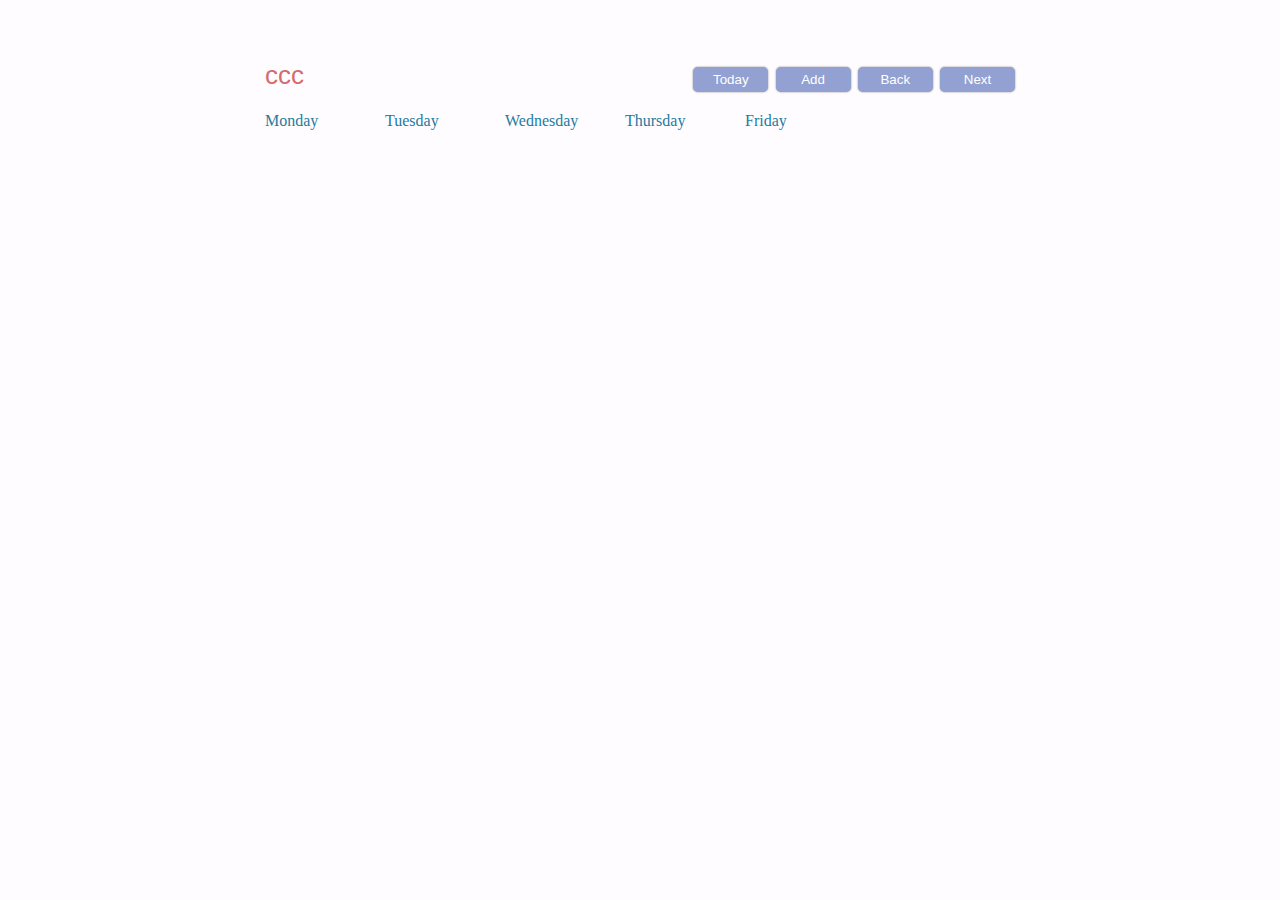
<file: index.html>
<!DOCTYPE html>
<html lang="en">
  <head>
    <meta charset="UTF-8" />
    <meta http-equiv="X-UA-Compatible" content="IE=edge" />
    <meta name="viewport" content="width=device-width, initial-scale=1.0" />
    <link rel="stylesheet" href="style.css" />
  </head>
  <body>
    <div id="container">
      <div id="header">
        <div id="weekDisplay">ccc</div>
        <!-- <div id=" monthDisplay"></div> -->
        <div>
          <button id="todayButton">Today</button>
          <button id="addButton">Add</button>
          <button id="backButton">Back</button>
          <button id="nextButton">Next</button>
        </div>
      </div>

      <div id="weekdays">
        <!-- <div>Sunday</div> -->
        <div>Monday</div>
        <div>Tuesday</div>
        <div>Wednesday</div>
        <div>Thursday</div>
        <div>Friday</div>
        <!-- <div>Saturday</div> -->
      </div>

      <div id="calendar"></div>
    </div>

    <div id="newEventModal">
      <h2>new Event</h2>
      <input id="eventTitleInput" placeholder="Event title" />
      <input id="eventDateInput" placeholder="date in format month/day/year" />
      <input id="eventStartTimeInput" placeholder="start time" />
      <input id="eventEndTimeInput" placeholder="end time" />

      <button id="saveButton">Save</button>
      <button id="cancelButton">Cancel</button>
    </div>

    <div id="deleteEventModal">
      <h2>Event</h2>

      <p id="eventText"></p>
      <button id="deleteButton">Delete</button>
      <button id="closeButton">Close</button>
    </div>

    <div id="modalBackDrop"></div>

    <script src="script.js"></script>
  </body>
</html>
</file>
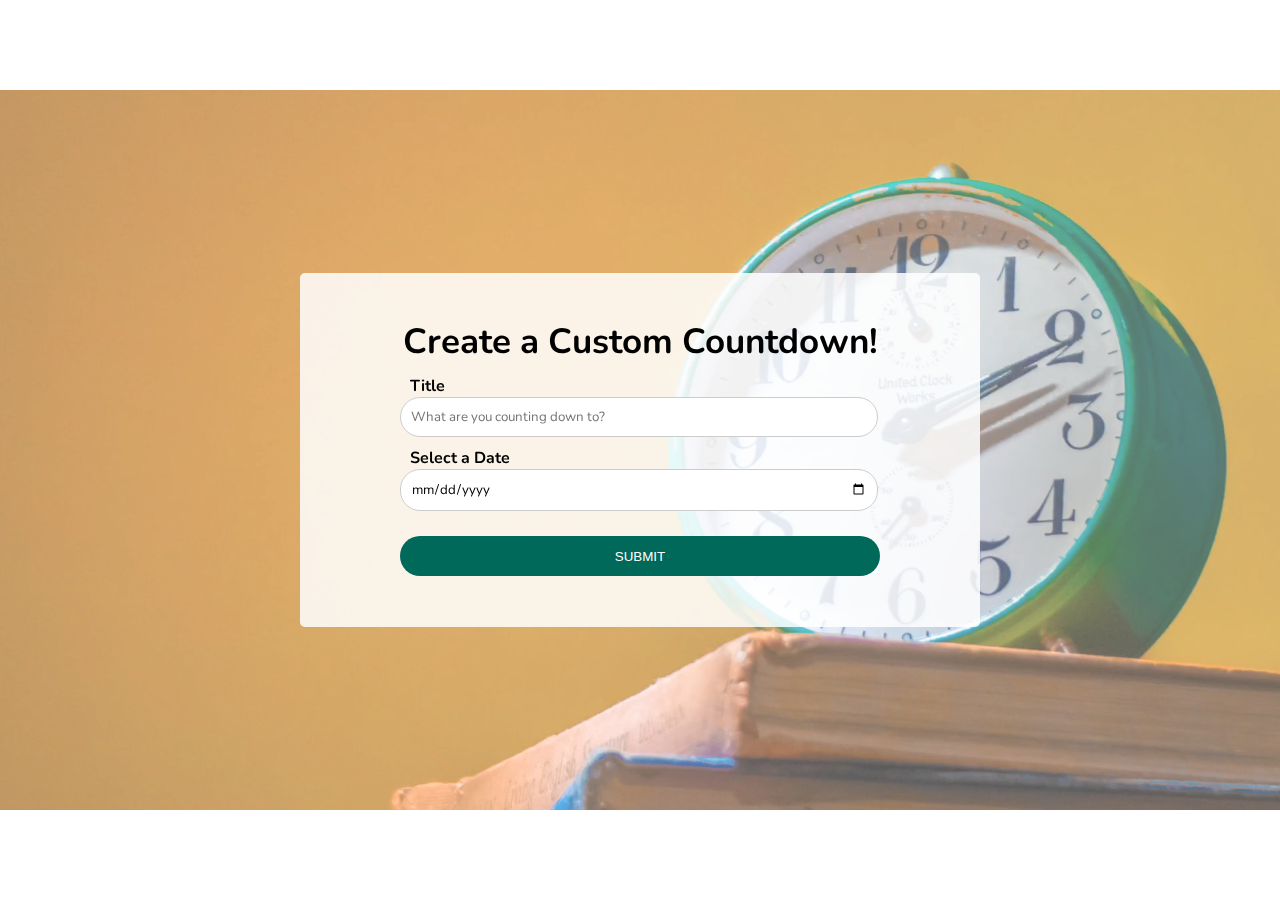
<file: Documents/github/-countdown/index.html>
<!DOCTYPE html>
<html lang="en">
  <head>
    <meta charset="UTF-8" />
    <meta name="viewport" content="width=device-width, initial-scale=1.0" />
    <title>Custom Countdown</title>
    <link rel="preconnect" href="https://fonts.googleapis.com" />
    <link rel="preconnect" href="https://fonts.gstatic.com" crossorigin />
    <link
      href="https://fonts.googleapis.com/css2?family=Nunito&display=swap"
      rel="stylesheet"
    />
    <link rel="icon" type="image/png" href="favicon.png" />
    <link rel="stylesheet" href="style.css" />
  </head>
  <body>
    <!-- Video Background -->
    <video class="video-background" id="video-background" loop muted autoplay>
      <source src="time.mp4" />
    </video>
    <div class="video-overlay"></div>
    <!-- Container -->
    <div class="container">
      <!-- Input -->
      <div class="input-container" id="input-container">
        <h1>Create a Custom Countdown!</h1>
        <form class="form" id="countdownForm">
          <label for="title">Title</label>
          <input
            type="text"
            id="title"
            placeholder="What are you counting down to?"
          />
          <label for="date-picker">Select a Date</label>
          <input type="date" id="date-picker" />
          <button type="submit">Submit</button>
        </form>
      </div>
      <!-- Countdown -->
      <div class="countdown" id="countdown" hidden>
        <h1 id="countdown-title"></h1>
        <ul>
          <li><span></span>Days</li>
          <li><span></span>Hours</li>
          <li><span></span>Minutes</li>
          <li><span></span>Seconds</li>
        </ul>
        <button id="countdown-button">RESET</button>
      </div>
      <!-- Complete -->
      <div class="complete" id="complete" hidden>
        <h1 class="complete-title">Countdown Complete!</h1>
        <h1 id="complete-info"></h1>
        <button id="complete-button">NEW COUNTDOWN</button>
      </div>
    </div>
    <!-- Script -->
    <script src="script.js"></script>
  </body>
</html>
</file>
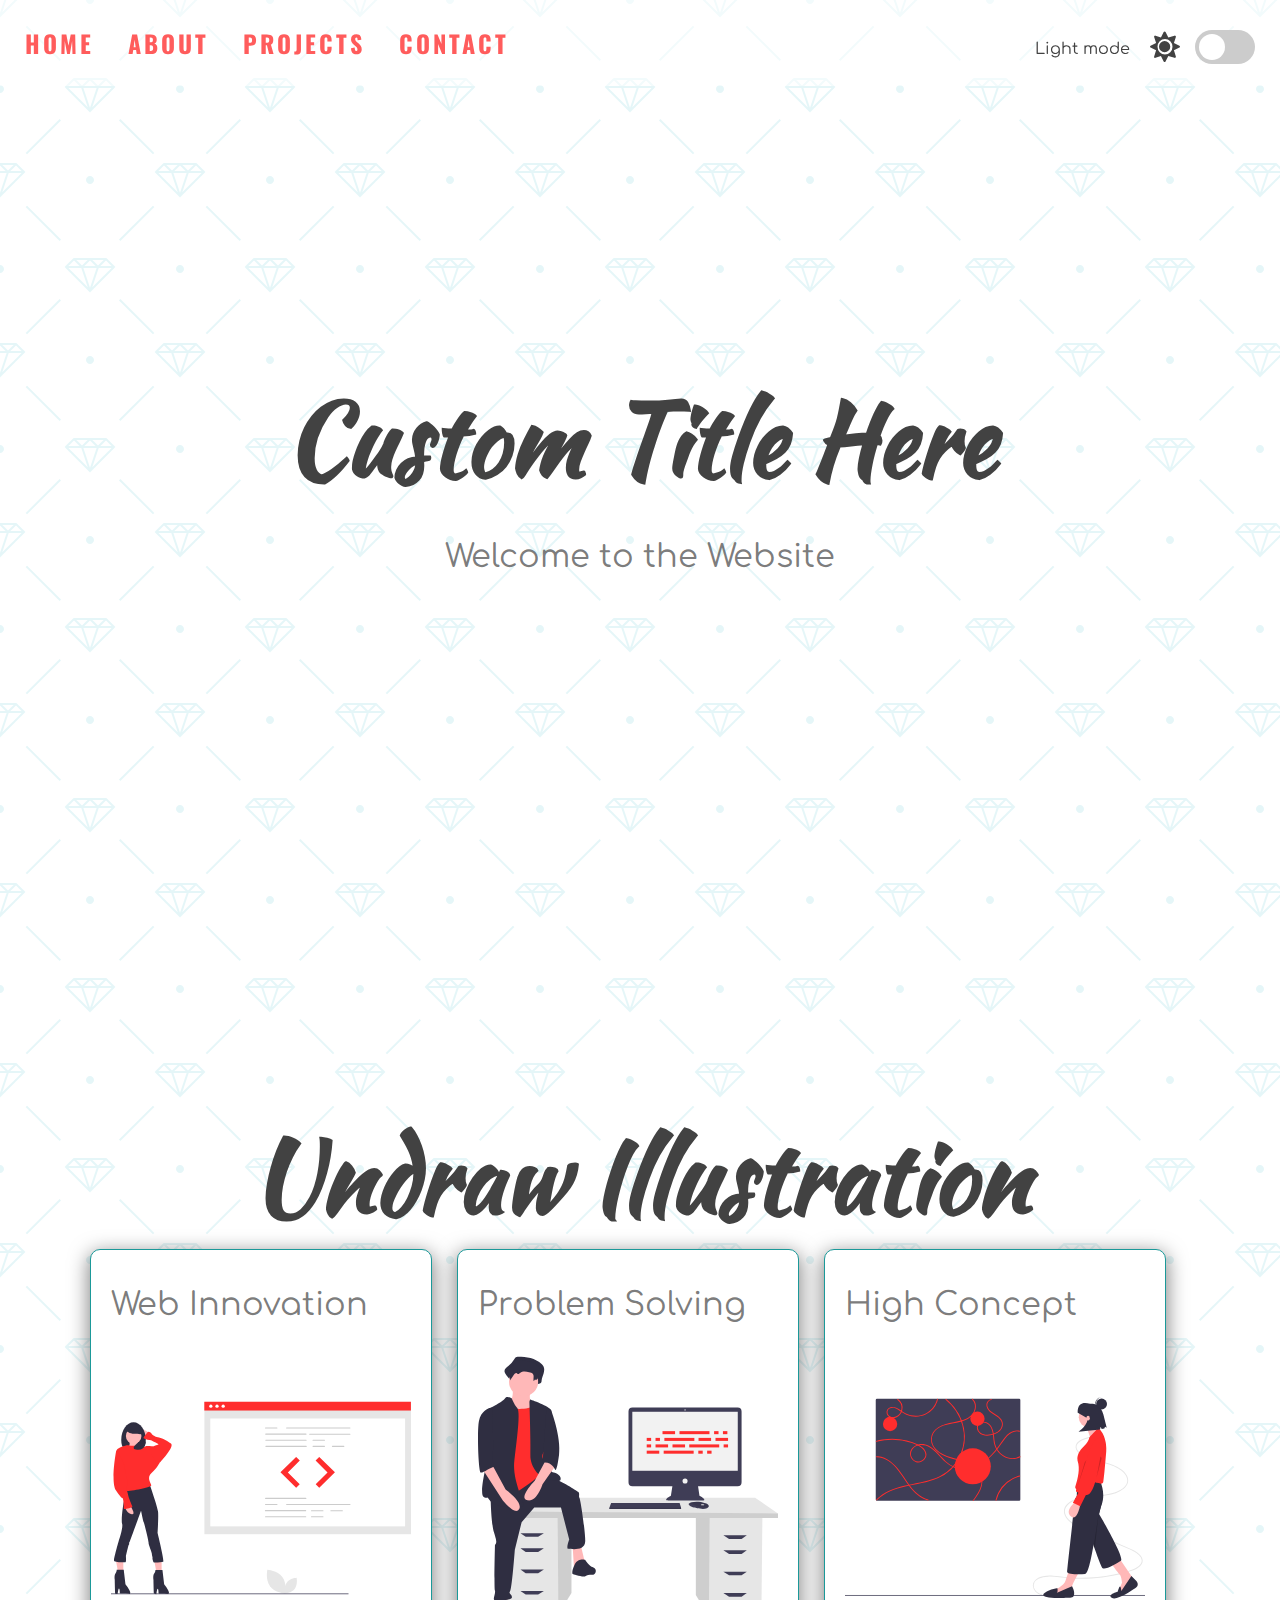
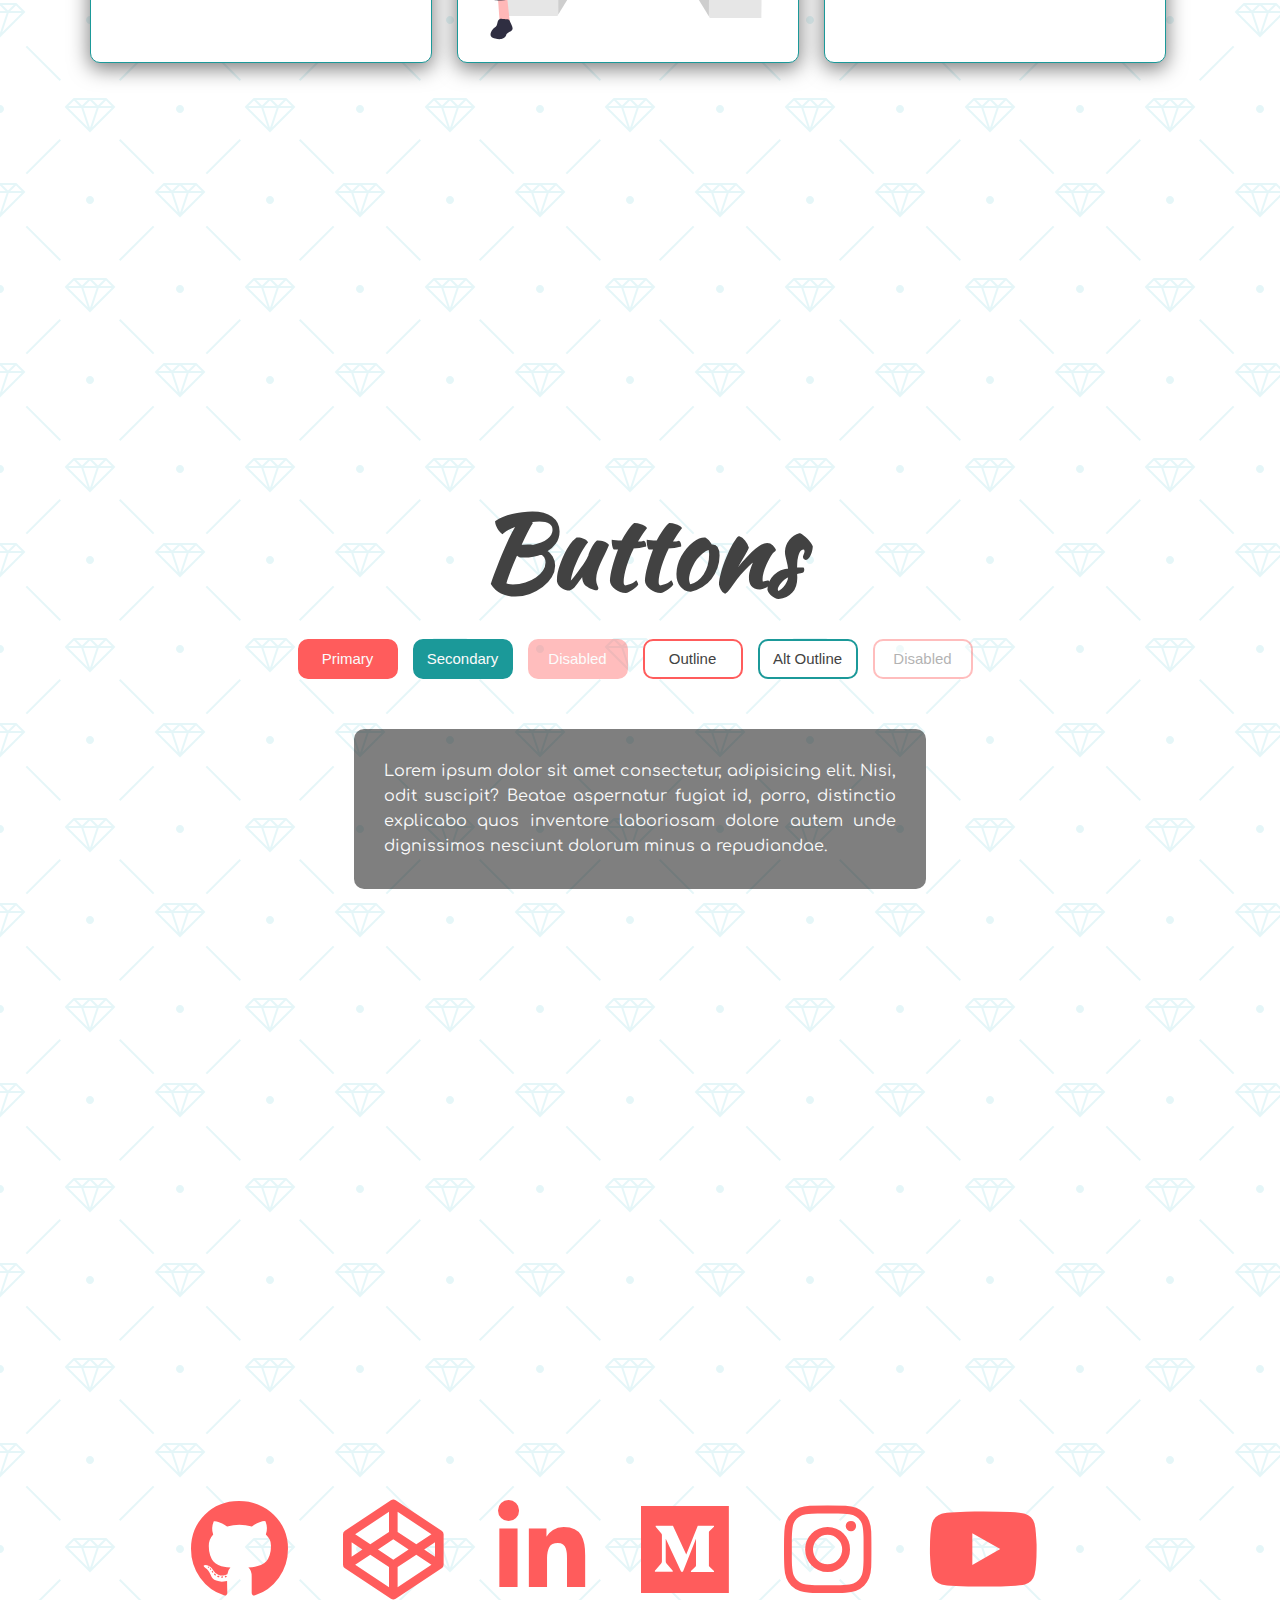
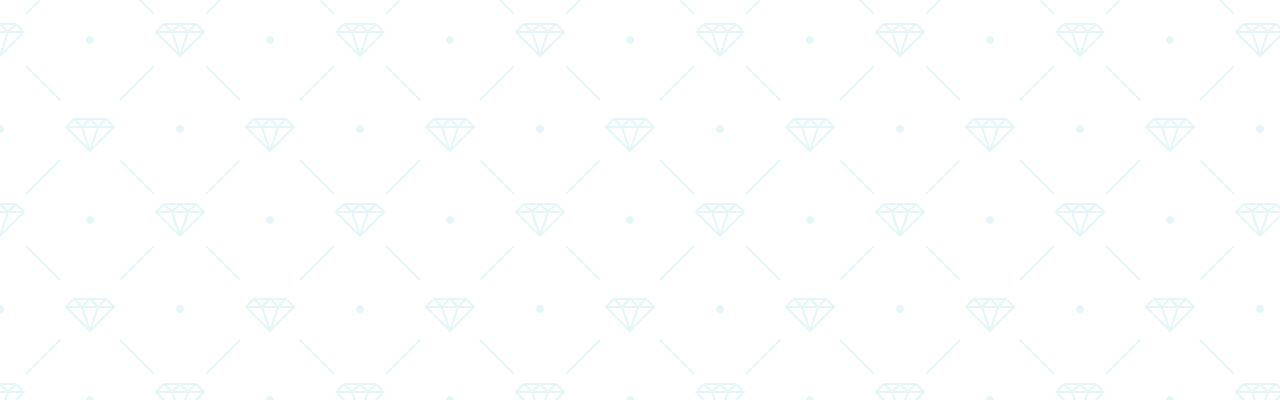
<file: Documents/github/-light-dark-mode/index.html>
<!DOCTYPE html>
<html lang="en">
  <head>
    <meta charset="UTF-8" />
    <meta name="viewport" content="width=device-width, initial-scale=1.0" />
    <title>Light Dark Mode</title>
    <link rel="icon" type="image/png" href="favicon.png" />
    <link rel="preconnect" href="https://fonts.googleapis.com" />
    <link rel="preconnect" href="https://fonts.gstatic.com" crossorigin />
    <link
      href="https://fonts.googleapis.com/css2?family=Comfortaa&family=Kaushan+Script&family=Oswald&display=swap"
      rel="stylesheet"
    />

    <link
      rel="stylesheet"
      href="https://cdnjs.cloudflare.com/ajax/libs/font-awesome/5.10.2/css/all.min.css"
    />
    <link rel="stylesheet" href="style.css" />
  </head>
  <body>
    <div class="theme-switch-wrapper">
      <span id="toggle-icon">
        <span class="toggle-text">Light mode</span>
        <i class="fas fa-sun"></i>
      </span>
      <label class="theme-switch">
        <input type="checkbox" />
        <div class="slider round"></div>
      </label>
    </div>
    <nav id="nav">
      <a href="#home"> HOME</a>
      <a href="#about">ABOUT</a>
      <a href="#projects">PROJECTS</a>
      <a href="#contact">CONTACT</a>
    </nav>
    <section id="home">
      <div class="title-group">
        <h1>Custom Title Here</h1>
        <h2>Welcome to the Website</h2>
      </div>
    </section>
    <section id="about">
      <h1>Undraw Illustration</h1>
      <div class="about-container">
        <div class="image-container">
          <h2>Web Innovation</h2>
          <img
            src="img/undraw_proud_coder_light.svg"
            alt="Proud coder"
            id="image1"
          />
        </div>
        <div class="image-container">
          <h2>Problem Solving</h2>
          <img
            src="img/undraw_feeling_proud_light.svg"
            alt="Proud coder"
            id="image2"
          />
        </div>
        <div class="image-container">
          <h2>High Concept</h2>
          <img
            src="img/undraw_conceptual_idea_light.svg"
            alt="Idea"
            id="image3"
          />
        </div>
      </div>
    </section>
    <section id="projects">
      <h1>Buttons</h1>
      <div class="buttons">
        <button class="primary">Primary</button>
        <button class="secondary">Secondary</button>
        <button class="primary" disabled>Disabled</button>
        <button class="outline">Outline</button>
        <button class="secondary outline">Alt Outline</button>
        <button class="outline" disabled>Disabled</button>
      </div>
      <div class="text-box" id="text-box">
        <p>
          Lorem ipsum dolor sit amet consectetur, adipisicing elit. Nisi, odit
          suscipit? Beatae aspernatur fugiat id, porro, distinctio explicabo
          quos inventore laboriosam dolore autem unde dignissimos nesciunt
          dolorum minus a repudiandae.
        </p>
      </div>
    </section>
    <section id="contact">
      <div class="social-icons">
        <i class="fab fa-github"></i>
        <i class="fab fa-codepen"></i>
        <i class="fab fa-linkedin-in"></i>
        <i class="fab fa-medium"></i>
        <i class="fab fa-instagram"></i>
        <i class="fab fa-youtube"></i>
      </div>
    </section>

    <script src="script.js"></script>
  </body>
</html>
</file>
<file: style.css>
body {
  display: flex;
  margin-top: 50px;
  justify-content: center;
  background-color: #fffcff;
}
button {
  width: 75px;
  cursor: pointer;
  box-shadow: 0px 0px 2px gray;
  border: none;
  outline: none;
  padding: 5px;
  border-radius: 5px;
  color: white;
}

#header {
  padding: 10px;
  color: #d36c6c;
  font-size: 26px;
  font-family: sans-serif;
  display: flex;
  justify-content: space-between;
}
#header button {
  background-color: #92a1d1;
}
#container {
  width: 770px;
}
#weekdays {
  width: 100%;
  display: flex;
  color: #247ba0;
}
#weekdays div {
  width: 100px;
  padding: 10px;
}
#calendar {
  width: 100%;
  margin: auto;
  display: flex;
  flex-wrap: wrap;
}
.day {
  width: 100px;
  padding: 10px;
  height: 100px;
  cursor: pointer;
  box-sizing: border-box;
  background-color: white;
  margin: 5px;
  box-shadow: 0px 0px 3px #cbd4c2;
  display: flex;
  flex-direction: column;
  justify-content: space-between;
}
.day:hover {
  background-color: #e8faed;
}

.day + #currentDay {
  background-color: #e8f4fa;
}
.event {
  font-size: 10px;
  padding: 3px;
  background-color: #58bae4;
  color: white;
  border-radius: 5px;
  max-height: 55px;
  overflow: hidden;
}
.padding {
  cursor: default !important;
  background-color: #fffcff !important;
  box-shadow: none !important;
}
#newEventModal,
#deleteEventModal {
  display: none;
  z-index: 20;
  padding: 25px;
  background-color: #e8f4fa;
  box-shadow: 0px 0px 3px black;
  border-radius: 5px;
  width: 350px;
  top: 100px;
  left: calc(50% - 175px);
  position: absolute;
  font-family: sans-serif;
}
#eventTitleInput {
  padding: 10px;
  width: 100%;
  box-sizing: border-box;
  margin-bottom: 25px;
  border-radius: 3px;
  outline: none;
  border: none;
  box-shadow: 0px 0px 3px gray;
}
#eventTitleInput.error {
  border: 2px solid red;
}
#cancelButton,
#deleteButton {
  background-color: #d36c6c;
}
#saveButton,
#closeButton {
  background-color: #92a1d1;
}
#eventText {
  font-size: 14px;
}
#modalBackDrop {
  display: none;
  top: 0px;
  left: 0px;
  z-index: 10;
  width: 100vw;
  height: 100vh;
  position: absolute;
  background-color: rgba(0, 0, 0, 0.8);
}
</file>
<file: Documents/github/-countdown/style.css>
html {
  box-sizing: border-box;
}

body {
  margin: 0;
  min-height: 100vh;
  overflow-y: hidden;
  display: flex;
  align-items: center;
  font-family: Nunito, sans-serif;
}

/* Video Background */
.video-background {
  position: fixed;
  right: 0;
  bottom: 0;
  width: 100vw;
  height: auto;
}

video {
  position: absolute;
  top: 50%;
  left: 50%;
  transform: translate(-50%, -50%);
}

.video-overlay {
  position: fixed;
  left: 0;
  top: 0;
  height: 100vh;
  width: 100vw;
  background: rgba(255, 255, 255, 0.35);
}

/* Container */
.container {
  min-width: 580px;
  min-height: 304px;
  color: black;
  margin: 0 auto;
  padding: 25px 50px;
  border-radius: 5px;
  z-index: 2;
  background: rgba(255, 255, 255, 0.85);
  display: flex;
  justify-content: center;
}

.input-container {
  position: relative;
  top: 20px;
}

h1 {
  font-size: 35px;
  text-align: center;
  margin-top: 0;
  margin-bottom: 10px;
}

/* Form */
.form {
  width: 480px;
}

label {
  font-weight: bold;
  margin-left: 10px;
}

input {
  width: 95%;
  margin-bottom: 10px;
  padding: 10px;
  border: 1px solid #ccc;
  border-radius: 20px;
  background: #fff;
  outline: none;
  font-family: Nunito, sans-serif;
}

/* Button */
button {
  width: 100%;
  height: 40px;
  border-radius: 20px;
  margin-top: 15px;
  border: none;
  text-transform: uppercase;
  background: #006959;
  color: white;
  cursor: pointer;
  outline: none;
}

button:hover {
  filter: brightness(110%);
}

/* Countdown */
ul {
  margin-left: -45px;
}

li {
  display: inline-block;
  font-size: 30px;
  list-style-type: none;
  padding: 10px;
  text-transform: uppercase;
}

li span {
  display: block;
  font-size: 80px;
  text-align: center;
}

/* Complete */
.complete {
  position: relative;
  top: 60px;
}

.complete-title {
  animation: complete 4s infinite;
}

@keyframes complete {
  0% {
    color: rgb(233, 12, 12);
  }

  25% {
    color: rgb(214, 193, 0);
  }

  50% {
    color: rgb(68, 231, 19);
    transform: scale(1.5);
  }

  75% {
    color: rgb(19, 79, 209);
  }

  100% {
    color: rgb(188, 16, 211);
  }
}

/* Media Query: Large Smartphone (Vertical) */
@media screen and (max-width: 600px) {
  video {
    object-fit: cover;
    object-position: 70%;
    margin-top: -1px;
  }

  .video-background {
    height: 100vh;
    width: 100vw;
  }

  .container {
    min-width: unset;
    width: 95vw;
    min-height: 245px;
    padding: 20px;
    margin: 10px;
  }

  .input-container {
    top: unset;
  }

  .countdown {
    position: relative;
    top: 10px;
  }

  .form {
    width: unset;
  }

  input {
    width: 93%;
  }

  h1 {
    font-size: 20px;
  }

  li {
    font-size: 15px;
  }

  li span {
    font-size: 40px;
  }
}
</file>
<file: Documents/github/-light-dark-mode/style.css>
:root {
  --primary-color: rgb(255, 92, 92);
  --primary-variant: #ff2d2d;
  --secondary-color: #1b9999;
  --on-primary: rgb(250, 250, 250);
  --on-background: rgb(66, 66, 66);
  --on-background-alt: rgba(66, 66, 66, 0.7);
  --background: rgb(255, 255, 255);
  --box-shadow: 0 5px 20px 1px rgba(0, 0, 0, 0.5);
}

[data-theme="dark"] {
  --primary-color: rgb(150, 65, 255);
  --primary-variant: #6c63ff;
  --secondary-color: #03dac5;
  --on-primary: #000;
  --on-background: rgba(255, 255, 255, 0.9);
  --on-background-alt: rgba(255, 255, 255, 0.7);
  --background: #121212;
}

html {
  box-sizing: border-box;
  scroll-behavior: smooth;
}

body {
  font-family: Comfortaa, sans-serif;
  margin: 0;
  color: var(--on-background);
  background-color: var(--background);
  background-image: url("data:image/svg+xml,%3Csvg width='180' height='180' viewBox='0 0 180 180' xmlns='http://www.w3.org/2000/svg'%3E%3Cpath d='M81.28 88H68.413l19.298 19.298L81.28 88zm2.107 0h13.226L90 107.838 83.387 88zm15.334 0h12.866l-19.298 19.298L98.72 88zm-32.927-2.207L73.586 78h32.827l.5.5 7.294 7.293L115.414 87l-24.707 24.707-.707.707L64.586 87l1.207-1.207zm2.62.207L74 80.414 79.586 86H68.414zm16 0L90 80.414 95.586 86H84.414zm16 0L106 80.414 111.586 86h-11.172zm-8-6h11.173L98 85.586 92.414 80zM82 85.586L87.586 80H76.414L82 85.586zM17.414 0L.707 16.707 0 17.414V0h17.414zM4.28 0L0 12.838V0h4.28zm10.306 0L2.288 12.298 6.388 0h8.198zM180 17.414L162.586 0H180v17.414zM165.414 0l12.298 12.298L173.612 0h-8.198zM180 12.838L175.72 0H180v12.838zM0 163h16.413l.5.5 7.294 7.293L25.414 172l-8 8H0v-17zm0 10h6.613l-2.334 7H0v-7zm14.586 7l7-7H8.72l-2.333 7h8.2zM0 165.414L5.586 171H0v-5.586zM10.414 171L16 165.414 21.586 171H10.414zm-8-6h11.172L8 170.586 2.414 165zM180 163h-16.413l-7.794 7.793-1.207 1.207 8 8H180v-17zm-14.586 17l-7-7h12.865l2.333 7h-8.2zM180 173h-6.613l2.334 7H180v-7zm-21.586-2l5.586-5.586 5.586 5.586h-11.172zM180 165.414L174.414 171H180v-5.586zm-8 5.172l5.586-5.586h-11.172l5.586 5.586zM152.933 25.653l1.414 1.414-33.94 33.942-1.416-1.416 33.943-33.94zm1.414 127.28l-1.414 1.414-33.942-33.94 1.416-1.416 33.94 33.943zm-127.28 1.414l-1.414-1.414 33.94-33.942 1.416 1.416-33.943 33.94zm-1.414-127.28l1.414-1.414 33.942 33.94-1.416 1.416-33.94-33.943zM0 85c2.21 0 4 1.79 4 4s-1.79 4-4 4v-8zm180 0c-2.21 0-4 1.79-4 4s1.79 4 4 4v-8zM94 0c0 2.21-1.79 4-4 4s-4-1.79-4-4h8zm0 180c0-2.21-1.79-4-4-4s-4 1.79-4 4h8z' fill='%2346c4cc' fill-opacity='0.14' fill-rule='evenodd'/%3E%3C/svg%3E");
}

section {
  min-height: 100vh;
  display: flex;
  justify-content: center;
  align-items: center;
  flex-direction: column;
}

h1 {
  font-family: "Kaushan Script", sans-serif;
  font-size: 100px;
  margin-bottom: 0;
}

h2 {
  font-size: 32px;
  font-weight: normal;
  color: var(--on-background-alt);
}

nav {
  font-family: Oswald, sans-serif;
  z-index: 10;
  position: fixed;
  font-size: 24px;
  letter-spacing: 3px;
  padding: 25px;
  width: 100vw;
  background: rgb(255 255 255 / 50%);
}

a {
  margin-right: 25px;
  color: var(--primary-color);
  text-decoration: none;
  border-bottom: 3px solid transparent;
  font-weight: bold;
}

a:hover,
a:focus {
  color: var(--on-background);
  border-bottom: 3px solid;
}

.title-group {
  text-align: center;
}

.about-container {
  display: flex;
}

.image-container {
  border: 1px solid var(--secondary-color);
  border-radius: 10px;
  padding: 10px 20px;
  margin-right: 25px;
  width: auto;
  background: var(--background);
  box-shadow: var(--box-shadow);
}

img {
  height: 300px;
  width: 300px;
}

.buttons {
  margin-top: 15px;
  margin-bottom: 50px;
}

button {
  min-width: 100px;
  height: 40px;
  cursor: pointer;
  border-radius: 10px;
  margin-right: 10px;
  border: 2px solid var(--primary-color);
  font-size: 15px;
  outline: none;
}

button:disabled {
  opacity: 0.4;
  cursor: default;
}

button:hover:not(.outline) {
  filter: brightness(110%);
}

.primary {
  background: var(--primary-color);
  color: var(--on-primary);
}

.secondary {
  border: 2px solid var(--secondary-color);
}

.secondary,
.secondary:hover,
.outline.secondary:hover {
  background: var(--secondary-color);
  color: var(--on-primary);
}

.outline {
  background: var(--background);
  color: var(--on-background);
}

.outline:hover {
  background: var(--primary-color);
  color: var(--on-primary);
}

.text-box {
  width: 40%;
  text-align: justify;
  background: rgb(0 0 0 / 50%);
  color: var(--on-primary);
  border-radius: 10px;
  padding: 30px;
}

p {
  margin: 0;
  line-height: 25px;
}

/* Contact Section */
.fab {
  font-size: 100px;
  margin-right: 50px;
  cursor: pointer;
  color: var(--primary-color);
}

.fab:hover {
  color: var(--on-background);
}

.theme-switch-wrapper {
  display: flex;
  align-items: center;
  z-index: 100;
  position: fixed;
  right: 25px;
  top: 30px;
}

.theme-switch-wrapper span {
  margin-right: 10px;
  font-size: 1rem;
}

.toggle-text {
  position: relative;
  top: -4px;
  right: 5px;
  color: var(--on-background);
}

.theme-switch {
  display: inline-block;
  height: 34px;
  position: relative;
  width: 60px;
}

.theme-switch input {
  display: none;
}

.slider {
  background: #ccc;
  bottom: 0;
  cursor: pointer;
  left: 0;
  position: absolute;
  right: 0;
  top: 0;
  transition: 0.4s;
}

.slider::before {
  background: #fff;
  bottom: 4px;
  content: "";
  height: 26px;
  left: 4px;
  position: absolute;
  transition: 0.4s;
  width: 26px;
}

input:checked + .slider {
  background: var(--primary-color);
}

input:checked + .slider::before {
  transform: translateX(26px);
}

.slider.round {
  border-radius: 34px;
}

.slider.round::before {
  border-radius: 50%;
}

.fas {
  font-size: 30px;
  margin-right: 5px;
}
</file>
